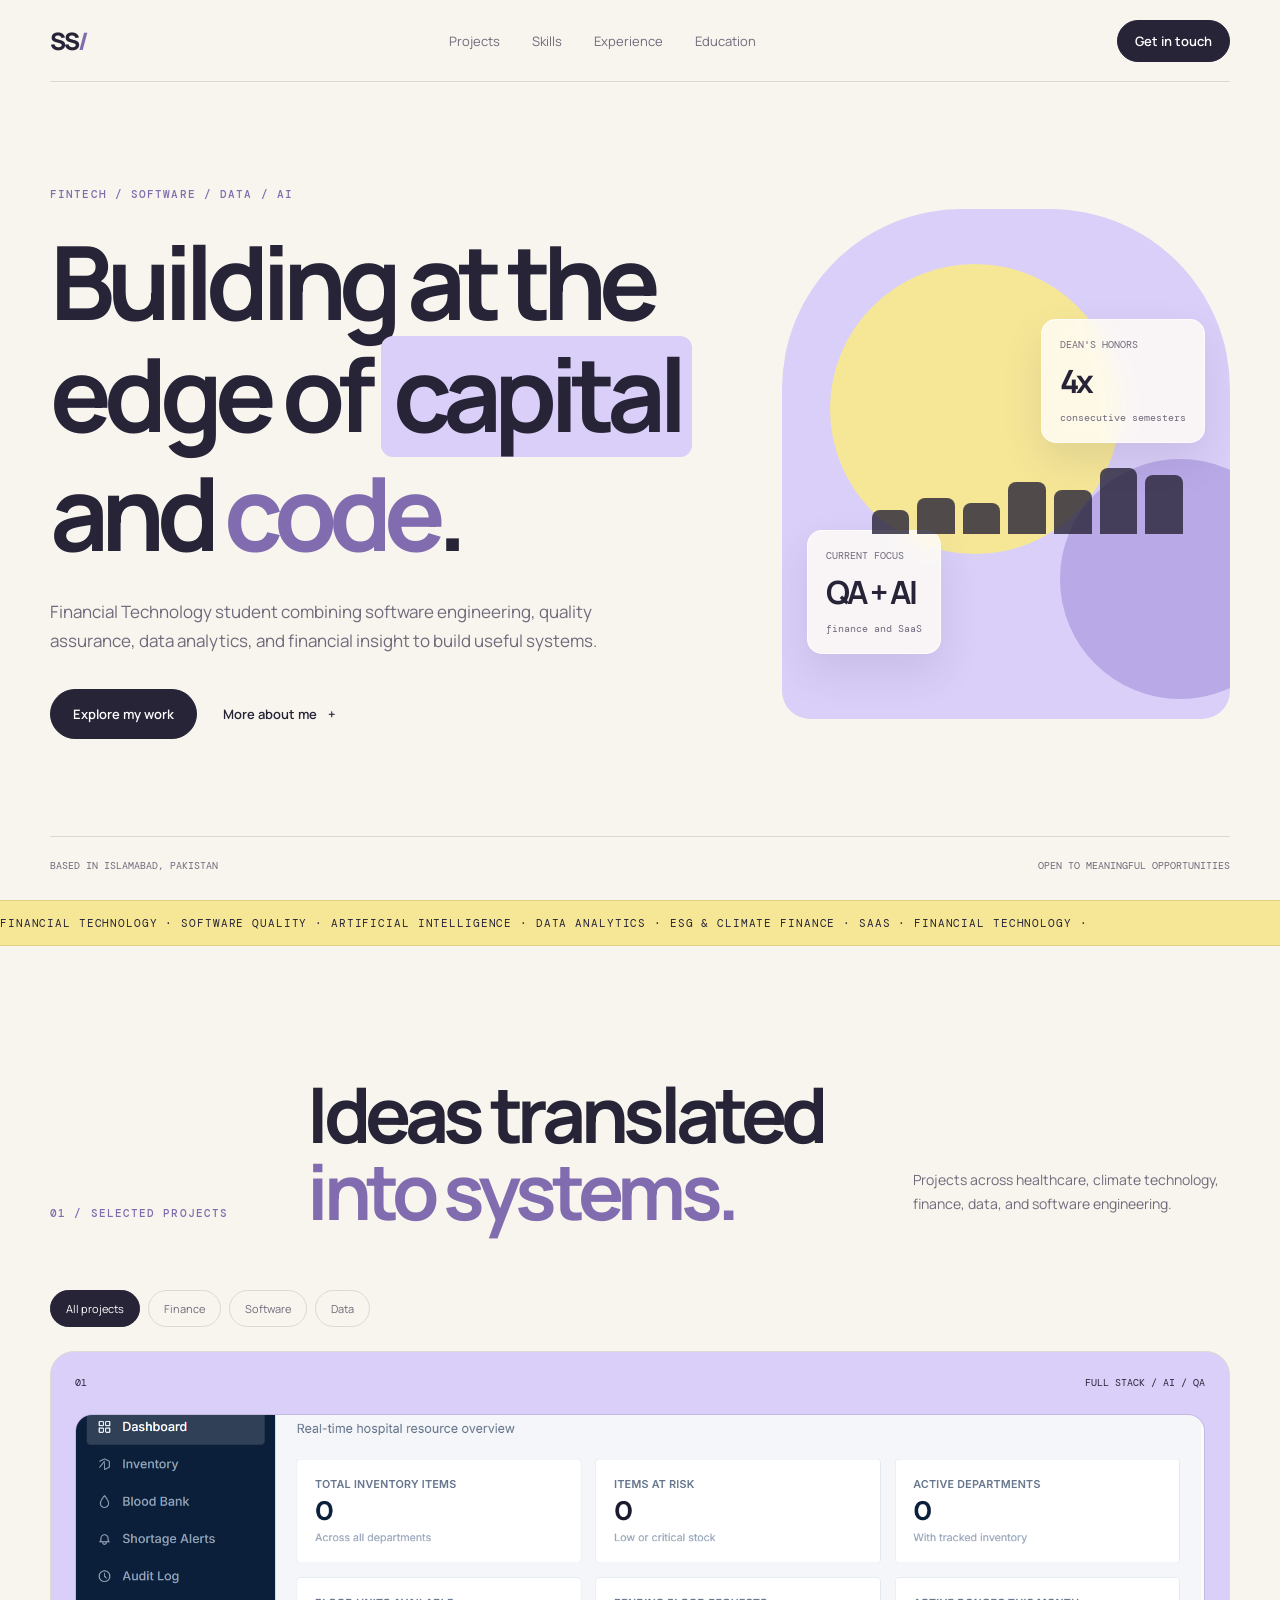
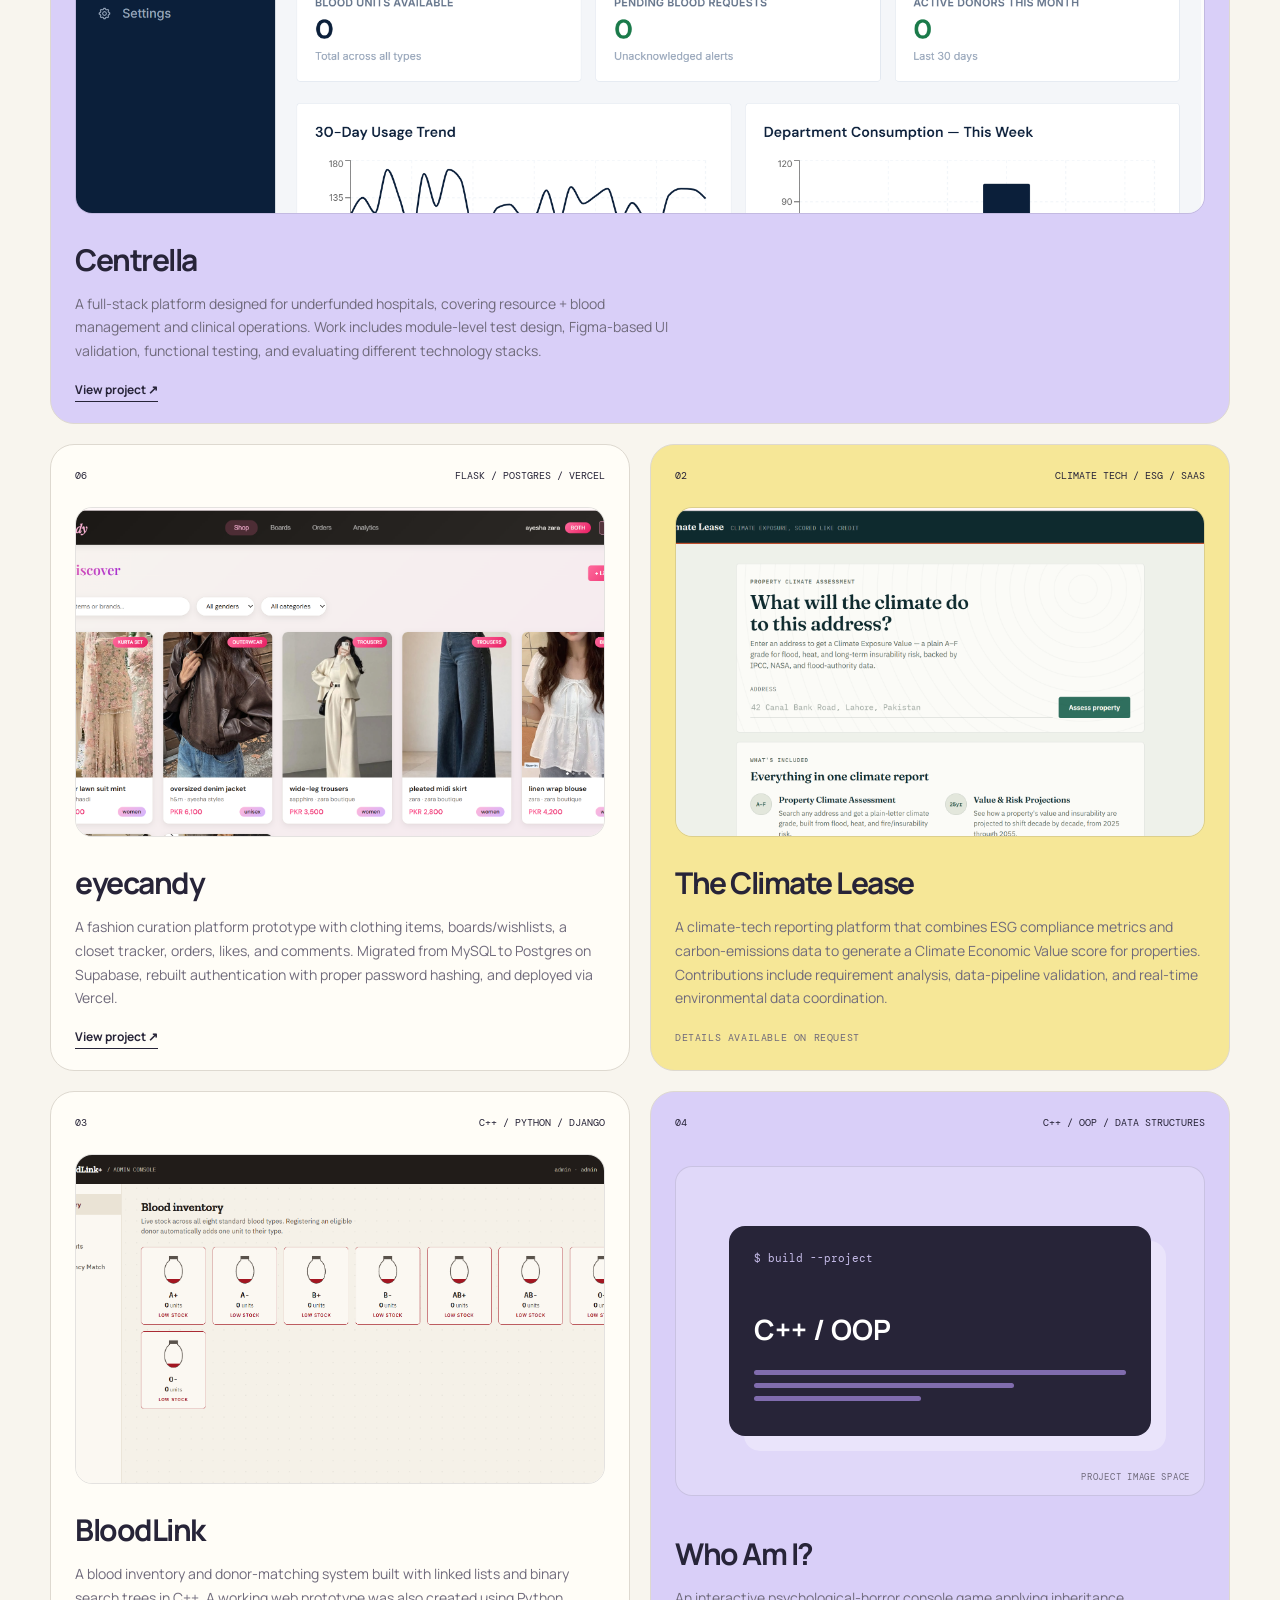
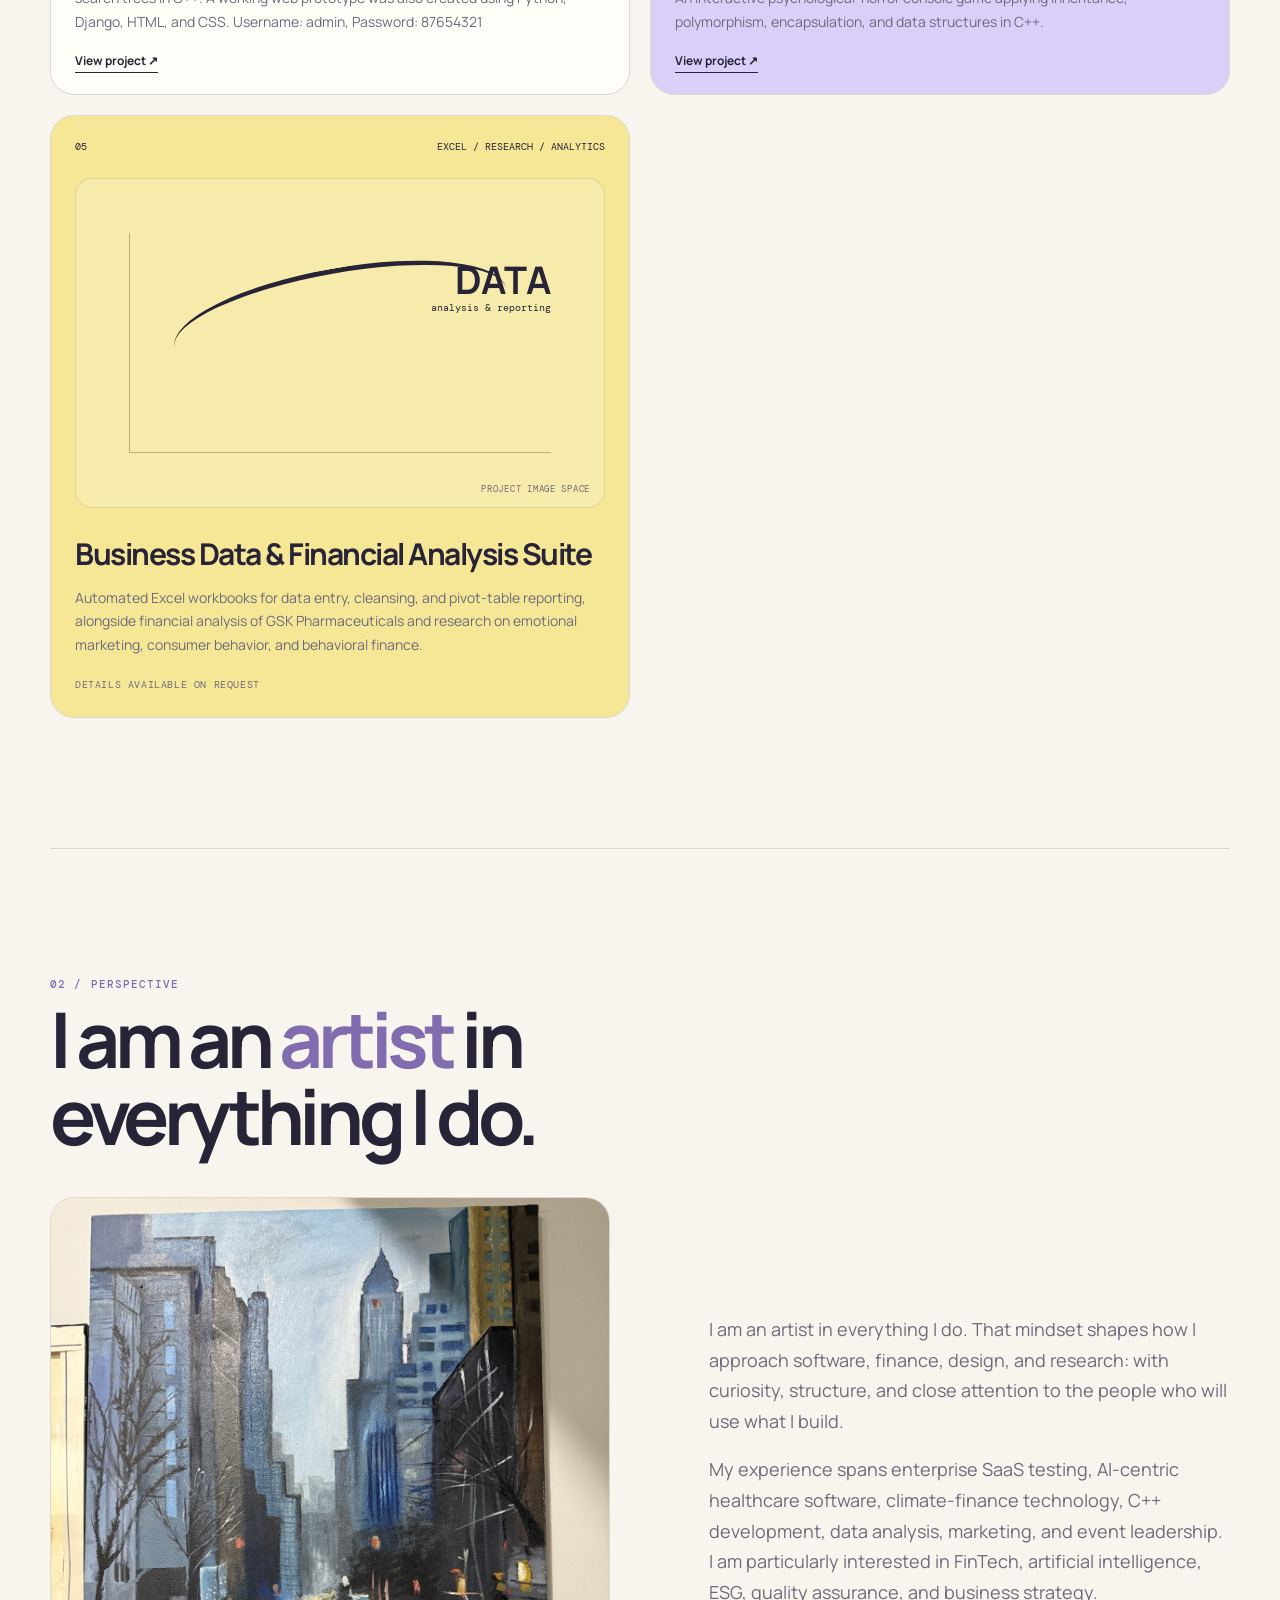
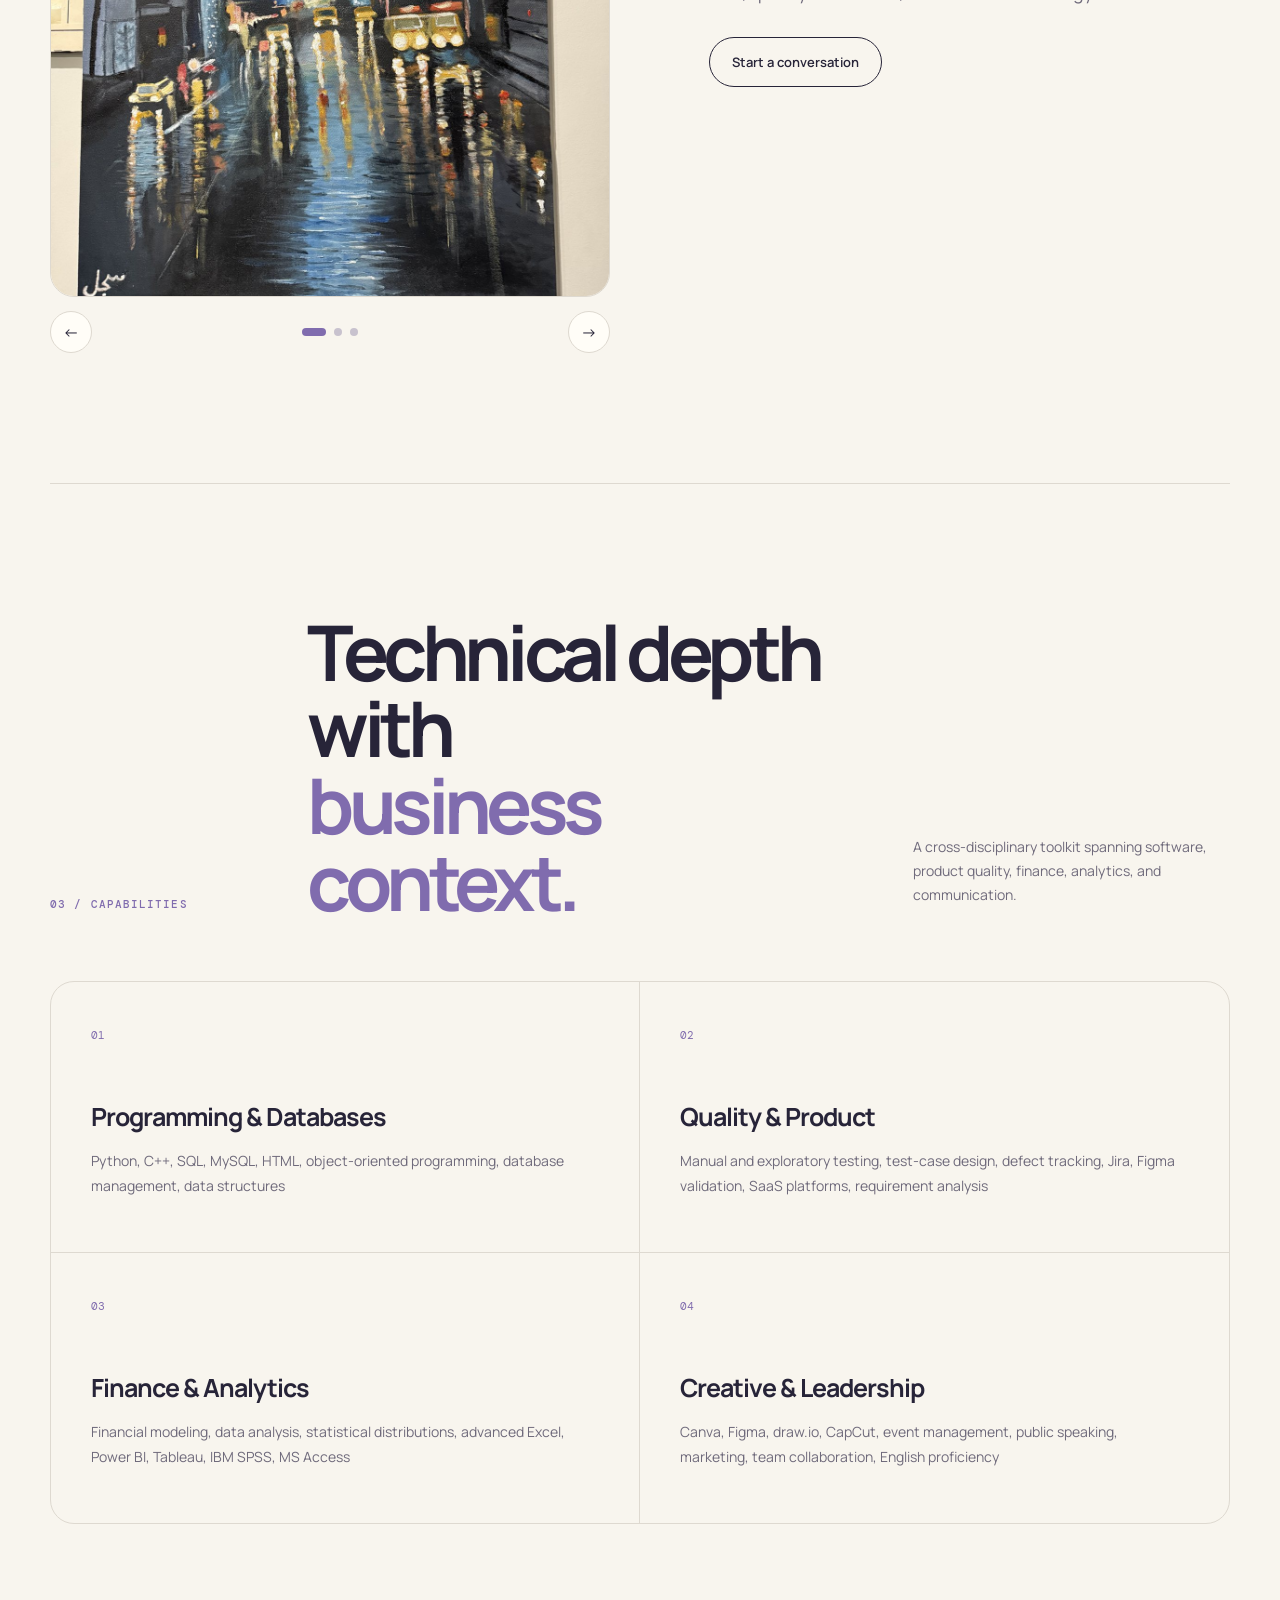
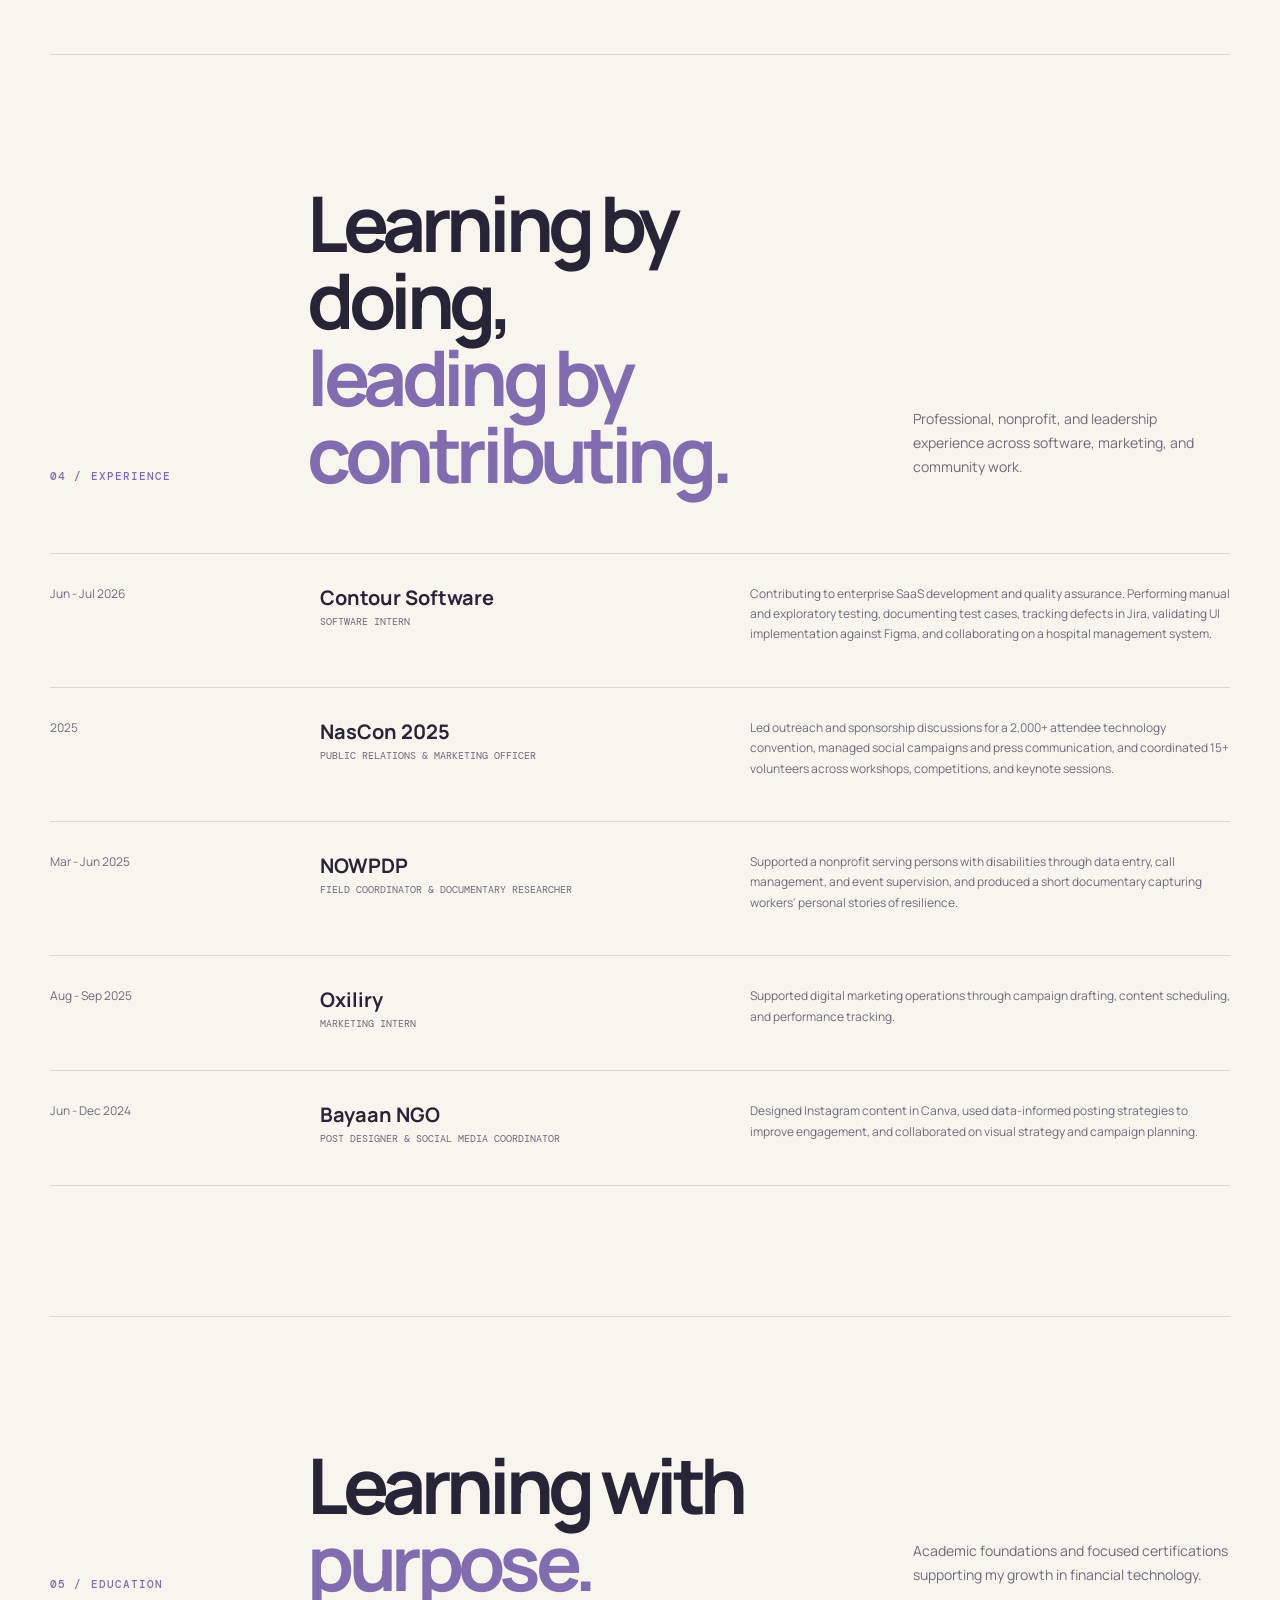
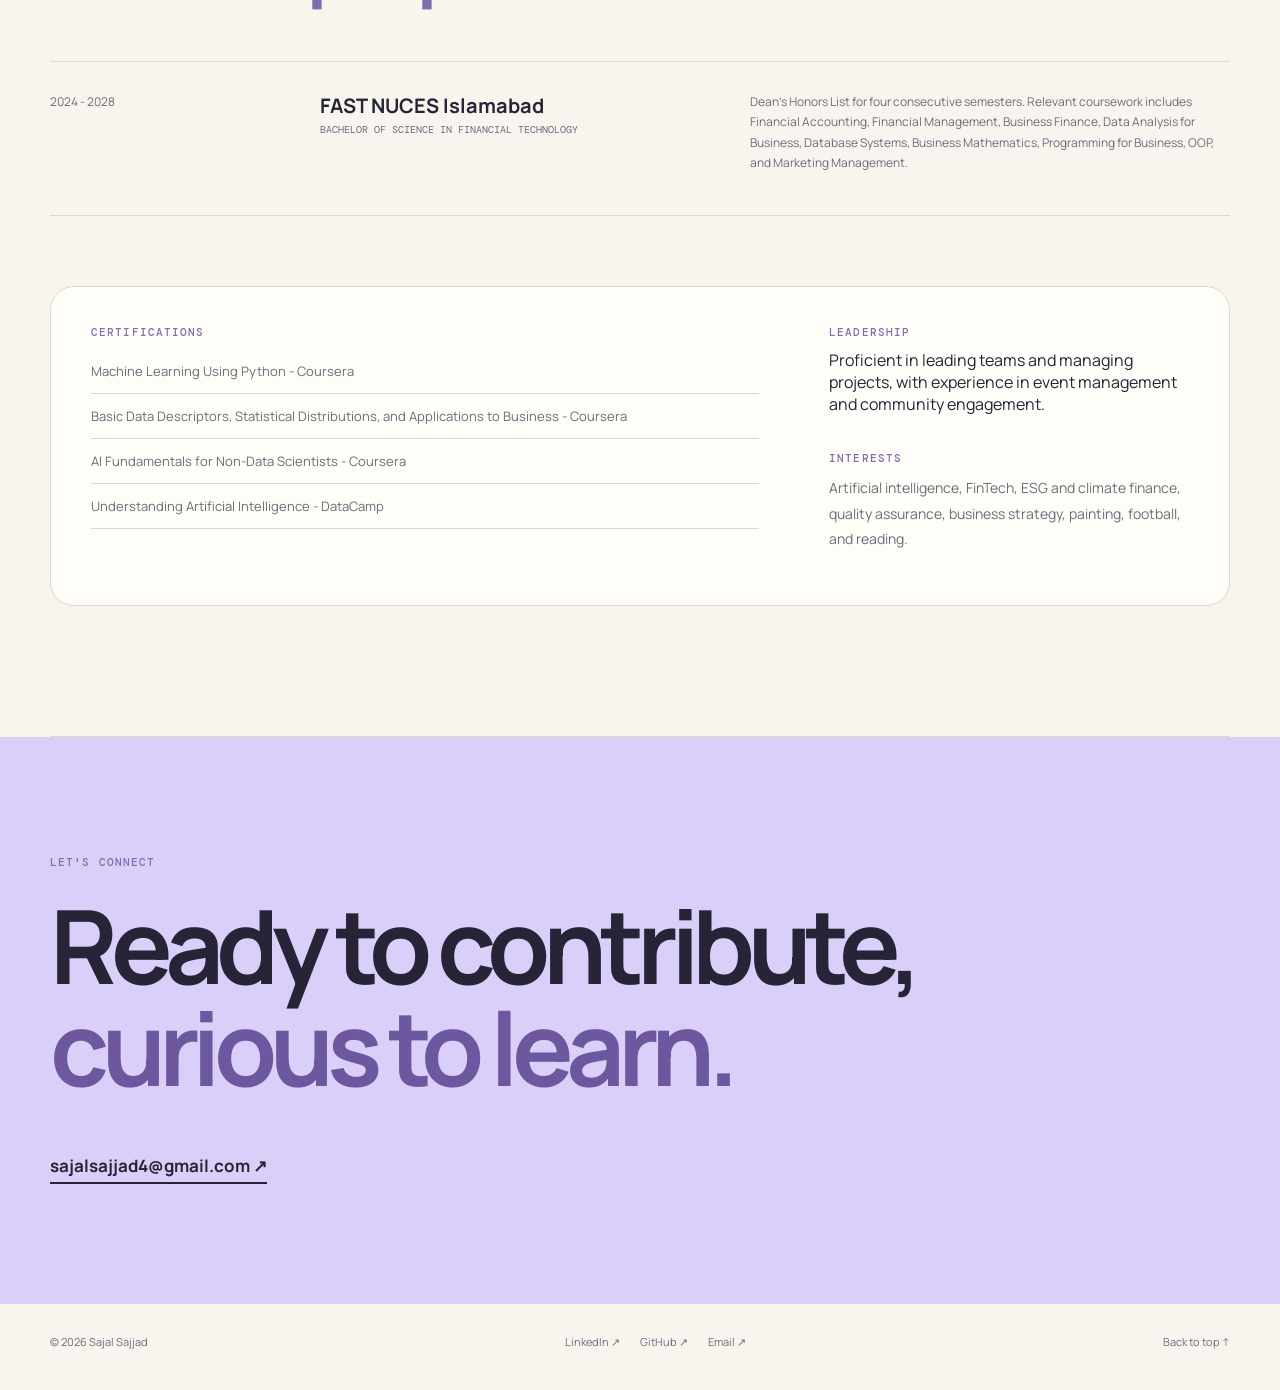
<file: index.html>
<!doctype html>
<html lang="en">
<head>
  <meta charset="UTF-8">
  <meta name="viewport" content="width=device-width, initial-scale=1.0">
  <meta name="description" content="Portfolio of Sajal Sajjad, a Financial Technology student working across software, finance, data, and quality assurance.">
  <meta name="theme-color" content="#f8f5ee">
  <title>Sajal Sajjad | Financial Technology & Software</title>
  <link rel="preconnect" href="https://fonts.googleapis.com">
  <link rel="preconnect" href="https://fonts.gstatic.com" crossorigin>
  <link href="https://fonts.googleapis.com/css2?family=DM+Mono:wght@300;400;500&family=Manrope:wght@400;500;600;700;800&display=swap" rel="stylesheet">
<link rel="stylesheet" href="styles.css">
  <script src="script.js" defer></script>
</head>
<body>
  <header class="nav shell">
    <a class="logo" href="#top" aria-label="Sajal Sajjad, home">SS<span>/</span></a>
    <nav aria-label="Main navigation">
      <a href="#projects">Projects</a>
      <a href="#skills">Skills</a>
      <a href="#experience">Experience</a>
      <a href="#education">Education</a>
    </nav>
    <a class="button small" href="https://www.linkedin.com/in/sajal-sajjad-420186327/">Get in touch</a>
  </header>

  <main id="top">
    <section class="hero shell">
      <div class="hero-copy reveal">
        <p class="tag">FinTech / Software / Data / AI</p>
        <h1>Building at the edge of <span>capital</span> and <em>code</em>.</h1>
        <p class="intro">Financial Technology student combining software engineering, quality assurance, data analytics, and financial insight to build useful systems.</p>
        <div class="actions">
          <a class="button" href="#projects">Explore my work</a>
          <a class="text-link" href="#about">More about me <span>+</span></a>
        </div>
      </div>
      <div class="hero-art reveal" aria-hidden="true">
        <div class="orb orb-one"></div>
        <div class="orb orb-two"></div>
        <div class="metric-card metric-a"><span>DEAN'S HONORS</span><strong>4x</strong><small>consecutive semesters</small></div>
        <div class="metric-card metric-b"><span>CURRENT FOCUS</span><strong>QA + AI</strong><small>finance and SaaS</small></div>
        <div class="sparkline"><i></i><i></i><i></i><i></i><i></i><i></i><i></i></div>
      </div>
      <div class="hero-foot">
        <span>Based in Islamabad, Pakistan</span>
        <span>Open to meaningful opportunities</span>
      </div>
    </section>

    <section class="marquee" aria-label="Areas of expertise">
      <div>FINANCIAL TECHNOLOGY &middot; SOFTWARE QUALITY &middot; ARTIFICIAL INTELLIGENCE &middot; DATA ANALYTICS &middot; ESG &amp; CLIMATE FINANCE &middot; SAAS &middot; FINANCIAL TECHNOLOGY &middot;</div>
    </section>

    <section class="section shell" id="projects">
      <div class="section-head reveal">
        <p class="tag">01 / Selected Projects</p>
        <h2>Ideas translated<br><span>into systems.</span></h2>
        <p>Projects across healthcare, climate technology, finance, data, and software engineering.</p>
      </div>
      <div class="filters reveal" role="group" aria-label="Filter projects">
        <button class="active" data-filter="all">All projects</button>
        <button data-filter="finance">Finance</button>
        <button data-filter="software">Software</button>
        <button data-filter="data">Data</button>
      </div>
      <div class="project-grid">

        <article class="project lavender large reveal" data-category="software data">
          <div class="project-top"><span>01</span><span>Full Stack / AI / QA</span></div>
          <img class="project-image" src="images/centrellaimg.png" alt="Centrella hospital management system screenshot">
          <div>
            <h3>Centrella</h3>
            <p>A full-stack platform designed for underfunded hospitals, covering resource + blood management and clinical operations. Work includes module-level test design, Figma-based UI validation, functional testing, and evaluating different technology stacks.</p>
            <a href="https://centrella.vercel.app/" target="_blank" rel="noreferrer">View project &nearr;</a>
          </div>
        </article>

        <article class="project cream reveal" data-category="software data">
  <div class="project-top"><span>06</span><span>Flask / Postgres / Vercel</span></div>
  <img class="project-image" src="images/myeye.png" alt="eyecandy fashion curation platform screenshot">
  <div>
    <h3>eyecandy</h3>
    <p>A fashion curation platform prototype with clothing items, boards/wishlists, a closet tracker, orders, likes, and comments. Migrated from MySQL to Postgres on Supabase, rebuilt authentication with proper password hashing, and deployed via Vercel.</p>
    <a href="https://eyecandy-murex.vercel.app/" target="_blank" rel="noreferrer">View project &nearr;</a>
  </div>
</article>

        <article class="project yellow reveal" data-category="finance data software">
          <div class="project-top"><span>02</span><span>Climate Tech / ESG / SaaS</span></div>
          <img class="project-image" src="images/climaaa.png" alt="The Climate Lease platform screenshot">
          <div>
            <h3>The Climate Lease</h3>
            <p>A climate-tech reporting platform that combines ESG compliance metrics and carbon-emissions data to generate a Climate Economic Value score for properties. Contributions include requirement analysis, data-pipeline validation, and real-time environmental data coordination.</p>
            <span class="project-note">Details available on request</span>
          </div>
        </article>

        <article class="project cream reveal" data-category="software data">
          <div class="project-top"><span>03</span><span>C++ / Python / Django</span></div>
          <img class="project-image" src="images/bloodimg.png" alt="BloodLink donor-matching system screenshot">
          <div>
            <h3>BloodLink</h3>
            <p>A blood inventory and donor-matching system built with linked lists and binary search trees in C++. A working web prototype was also created using Python, Django, HTML, and CSS. Username: admin, Password: 87654321</p>
            <a href="https://frolicking-kringle-b5af3c.netlify.app" target="_blank" rel="noreferrer">View project &nearr;</a>
          </div>
        </article>

        <article class="project lavender reveal" data-category="software">
          <div class="project-top"><span>04</span><span>C++ / OOP / Data Structures</span></div>
          <div class="project-image-placeholder">
            <div class="project-graphic terminal"><span>$ build --project</span><b>C++ / OOP</b><i></i><i></i><i></i></div>
            <small>Project image space</small>
          </div>
          <div>
            <h3>Who Am I?</h3>
            <p>An interactive psychological-horror console game applying inheritance, polymorphism, encapsulation, and data structures in C++.</p>
            <a href="https://github.com/codeartist-ss/WHO_AM_I" target="_blank" rel="noreferrer">View project &nearr;</a>
          </div>
        </article>

        <article class="project yellow reveal" data-category="finance data">
          <div class="project-top"><span>05</span><span>Excel / Research / Analytics</span></div>
          <div class="project-image-placeholder">
            <div class="project-graphic chart"><div class="chart-line"></div><b>DATA</b><small>analysis &amp; reporting</small></div>
            <small>Project image space</small>
          </div>
          <div>
            <h3>Business Data &amp; Financial Analysis Suite</h3>
            <p>Automated Excel workbooks for data entry, cleansing, and pivot-table reporting, alongside financial analysis of GSK Pharmaceuticals and research on emotional marketing, consumer behavior, and behavioral finance.</p>
            <span class="project-note">Details available on request</span>
          </div>
        </article>


      </div>
    </section>

    <section class="section about shell" id="about">
      <div class="about-title reveal">
        <p class="tag">02 / Perspective</p>
        <h2>I am an <span>artist</span> in everything I do.</h2>
        <div class="art-slideshow" data-slideshow aria-label="Selected artwork by Sajal Sajjad">
          <div class="art-slides">

            <figure class="art-slide active" data-slide>
              <img src="images/city-painting.jpeg" alt="A rainy city street painting by Sajal Sajjad">
            </figure>

            <figure class="art-slide" data-slide>
              <img src="images/lemon-still-life.jpeg" alt="A yellow floral and lemon still-life painting by Sajal Sajjad">
            </figure>

            <figure class="art-slide" data-slide>
              <img src="images/pencil-still-life.jpeg" alt="A pencil still-life drawing by Sajal Sajjad">
            </figure>

          </div>
          <div class="slideshow-controls">
            <button type="button" data-slide-prev aria-label="Previous artwork">&larr;</button>
            <div class="slide-dots" aria-label="Choose artwork">

              <button type="button" class="active" data-slide-dot="0" aria-label="Show artwork 1"></button>

              <button type="button" class="" data-slide-dot="1" aria-label="Show artwork 2"></button>

              <button type="button" class="" data-slide-dot="2" aria-label="Show artwork 3"></button>

            </div>
            <button type="button" data-slide-next aria-label="Next artwork">&rarr;</button>
          </div>
        </div>
      </div>
      <div class="about-copy reveal">
        <p>I am an artist in everything I do. That mindset shapes how I approach software, finance, design, and research: with curiosity, structure, and close attention to the people who will use what I build.</p><p>My experience spans enterprise SaaS testing, AI-centric healthcare software, climate-finance technology, C++ development, data analysis, marketing, and event leadership. I am particularly interested in FinTech, artificial intelligence, ESG, quality assurance, and business strategy.</p>
        <a class="button outline" href="https://www.linkedin.com/in/sajal-sajjad-420186327/" target="_blank" rel="noreferrer">Start a conversation</a>
      </div>
    </section>

    <section class="section shell" id="skills">
      <div class="section-head reveal">
        <p class="tag">03 / Capabilities</p>
        <h2>Technical depth with<br><span>business context.</span></h2>
        <p>A cross-disciplinary toolkit spanning software, product quality, finance, analytics, and communication.</p>
      </div>
      <div class="skills-grid">

        <article class="reveal"><span>01</span><h3>Programming &amp; Databases</h3><p>Python, C++, SQL, MySQL, HTML, object-oriented programming, database management, data structures</p></article>

        <article class="reveal"><span>02</span><h3>Quality &amp; Product</h3><p>Manual and exploratory testing, test-case design, defect tracking, Jira, Figma validation, SaaS platforms, requirement analysis</p></article>

        <article class="reveal"><span>03</span><h3>Finance &amp; Analytics</h3><p>Financial modeling, data analysis, statistical distributions, advanced Excel, Power BI, Tableau, IBM SPSS, MS Access</p></article>

        <article class="reveal"><span>04</span><h3>Creative &amp; Leadership</h3><p>Canva, Figma, draw.io, CapCut, event management, public speaking, marketing, team collaboration, English proficiency</p></article>

      </div>
    </section>

    <section class="section shell" id="experience">
      <div class="section-head reveal">
        <p class="tag">04 / Experience</p>
        <h2>Learning by doing,<br><span>leading by contributing.</span></h2>
        <p>Professional, nonprofit, and leadership experience across software, marketing, and community work.</p>
      </div>
      <div class="timeline">

        <article class="reveal"><span>Jun - Jul 2026</span><div><h3>Contour Software</h3><p>Software Intern</p></div><p>Contributing to enterprise SaaS development and quality assurance. Performing manual and exploratory testing, documenting test cases, tracking defects in Jira, validating UI implementation against Figma, and collaborating on a hospital management system.</p></article>

        <article class="reveal"><span>2025</span><div><h3>NasCon 2025</h3><p>Public Relations &amp; Marketing Officer</p></div><p>Led outreach and sponsorship discussions for a 2,000+ attendee technology convention, managed social campaigns and press communication, and coordinated 15+ volunteers across workshops, competitions, and keynote sessions.</p></article>

        <article class="reveal"><span>Mar - Jun 2025</span><div><h3>NOWPDP</h3><p>Field Coordinator &amp; Documentary Researcher</p></div><p>Supported a nonprofit serving persons with disabilities through data entry, call management, and event supervision, and produced a short documentary capturing workers&#x27; personal stories of resilience.</p></article>

        <article class="reveal"><span>Aug - Sep 2025</span><div><h3>Oxiliry</h3><p>Marketing Intern</p></div><p>Supported digital marketing operations through campaign drafting, content scheduling, and performance tracking.</p></article>

        <article class="reveal"><span>Jun - Dec 2024</span><div><h3>Bayaan NGO</h3><p>Post Designer &amp; Social Media Coordinator</p></div><p>Designed Instagram content in Canva, used data-informed posting strategies to improve engagement, and collaborated on visual strategy and campaign planning.</p></article>

      </div>
    </section>

    <section class="section shell" id="education">
      <div class="section-head reveal">
        <p class="tag">05 / Education</p>
        <h2>Learning with<br><span>purpose.</span></h2>
        <p>Academic foundations and focused certifications supporting my growth in financial technology.</p>
      </div>
      <div class="timeline">

        <article class="reveal"><span>2024 - 2028</span><div><h3>FAST NUCES Islamabad</h3><p>Bachelor of Science in Financial Technology</p></div><p>Dean&#x27;s Honors List for four consecutive semesters. Relevant coursework includes Financial Accounting, Financial Management, Business Finance, Data Analysis for Business, Database Systems, Business Mathematics, Programming for Business, OOP, and Marketing Management.</p></article>

      </div>
      <div class="credentials reveal">
        <div><p class="tag">Certifications</p><span>Machine Learning Using Python - Coursera</span><span>Basic Data Descriptors, Statistical Distributions, and Applications to Business - Coursera</span><span>AI Fundamentals for Non-Data Scientists - Coursera</span><span>Understanding Artificial Intelligence - DataCamp</span></div>
        <div>
          <p class="tag">Leadership</p><p>Proficient in leading teams and managing projects, with experience in event management and community engagement.</p>
          <p class="tag credential-gap">Interests</p><p>Artificial intelligence, FinTech, ESG and climate finance, quality assurance, business strategy, painting, football, and reading.</p>
        </div>
      </div>
    </section>

    <section class="contact">
      <div class="shell reveal">
        <p class="tag">Let's connect</p>
        <h2>Ready to contribute,<br><span>curious to learn.</span></h2>
        <div class="contact-links">
          <a href="mailto:sajalsajjad4@gmail.com">sajalsajjad4@gmail.com &nearr;</a>
        </div>
      </div>
    </section>
  </main>

  <footer class="shell">
    <p>&copy; <span id="year"></span> Sajal Sajjad</p>
    <div><a href="https://www.linkedin.com/in/sajal-sajjad-420186327/" target="_blank" rel="noreferrer">LinkedIn &nearr;</a><a href="https://github.com/codeartist-ss" target="_blank" rel="noreferrer">GitHub &nearr;</a><a href="mailto:sajalsajjad4@gmail.com" >Email &nearr;</a></div>
    <a href="#top">Back to top &uarr;</a>
  </footer>
</body>
</html>
</file>
<file: styles.css>
:root{--ink:#272438;--muted:#6f6a7b;--paper:#f8f5ee;--purple:#d9cff8;--purple-dark:#806cae;--yellow:#f6e797;--cream:#fffdf7;--line:#ded9d0;--display:"Manrope",sans-serif;--mono:"DM Mono",monospace}
*{box-sizing:border-box}html{scroll-behavior:smooth}body{margin:0;background:var(--paper);color:var(--ink);font-family:var(--display);-webkit-font-smoothing:antialiased}a{color:inherit;text-decoration:none}button{font:inherit}.shell{width:min(1180px,calc(100% - 48px));margin:auto}.nav{height:82px;display:flex;align-items:center;justify-content:space-between;border-bottom:1px solid var(--line)}.logo{font-size:24px;font-weight:800;letter-spacing:-.08em}.logo span{color:var(--purple-dark)}nav{display:flex;gap:32px}nav a{font-size:13px;color:var(--muted)}.button{display:inline-block;background:var(--ink);color:white;padding:15px 22px;border:1px solid var(--ink);border-radius:100px;font-size:13px;font-weight:600}.button.small{padding:11px 17px}.button.outline{background:transparent;color:var(--ink)}.hero{min-height:calc(100vh - 82px);display:grid;grid-template-columns:1.2fr .8fr;gap:60px;align-items:center;padding-top:70px;padding-bottom:28px;position:relative}.tag{font:500 11px/1 var(--mono);letter-spacing:.1em;text-transform:uppercase;color:var(--purple-dark)}h1,h2,h3,p{margin-top:0}.hero h1{font-size:clamp(64px,8vw,110px);line-height:.96;letter-spacing:-.075em;margin:26px 0 30px;max-width:850px}.hero h1 span{background:var(--purple);padding:0 .09em;border-radius:12px}.hero h1 em{font-style:normal;color:var(--purple-dark)}.intro{max-width:620px;color:var(--muted);font-size:17px;line-height:1.7}.actions{display:flex;align-items:center;gap:26px;margin-top:34px}.text-link{font-size:13px;font-weight:600}.text-link span{margin-left:8px}.hero-art{height:510px;background:var(--purple);border-radius:180px 180px 28px 28px;position:relative;overflow:hidden}.orb{position:absolute;border-radius:50%}.orb-one{width:290px;height:290px;background:var(--yellow);top:55px;left:48px}.orb-two{width:240px;height:240px;background:#b9a9e7;right:-70px;bottom:20px}.metric-card{position:absolute;background:rgba(255,253,247,.84);backdrop-filter:blur(10px);padding:18px;border:1px solid rgba(255,255,255,.7);border-radius:15px;box-shadow:0 18px 40px rgba(70,58,100,.12)}.metric-card span,.metric-card small{display:block;font:10px var(--mono);color:var(--muted)}.metric-card strong{display:block;font-size:32px;letter-spacing:-.06em;margin:8px 0}.metric-a{top:110px;right:25px}.metric-b{bottom:65px;left:25px}.sparkline{position:absolute;left:20%;right:10%;top:48%;height:80px;display:flex;align-items:flex-end;gap:8px}.sparkline i{width:12%;background:var(--ink);border-radius:8px 8px 0 0;height:30%;opacity:.8}.sparkline i:nth-child(2){height:45%}.sparkline i:nth-child(3){height:38%}.sparkline i:nth-child(4){height:65%}.sparkline i:nth-child(5){height:55%}.sparkline i:nth-child(6){height:82%}.sparkline i:nth-child(7){height:74%}.hero-foot{position:absolute;bottom:18px;left:0;right:0;display:flex;justify-content:space-between;color:#918c97;font:10px var(--mono);text-transform:uppercase}.marquee{overflow:hidden;background:var(--yellow);border-top:1px solid #dfd084;border-bottom:1px solid #dfd084;padding:15px 0;white-space:nowrap;font:11px var(--mono);letter-spacing:.08em}.marquee div{animation:move 24s linear infinite}@keyframes move{to{transform:translateX(-50%)}}.section{padding:130px 0;border-bottom:1px solid var(--line)}.section-head{display:grid;grid-template-columns:.7fr 1.8fr 1fr;gap:35px;align-items:end;margin-bottom:60px}.section-head h2,.about h2,.contact h2{font-size:clamp(48px,6vw,80px);line-height:1;letter-spacing:-.07em;margin:0}.section-head h2 span,.about h2 span,.contact h2 span{color:var(--purple-dark)}.section-head>p:last-child{color:var(--muted);font-size:14px;line-height:1.7}.filters{display:flex;gap:8px;margin-bottom:24px}.filters button{border:1px solid var(--line);background:transparent;border-radius:100px;padding:10px 15px;font-size:11px;color:var(--muted);cursor:pointer}.filters button.active,.filters button:hover{background:var(--ink);color:white;border-color:var(--ink)}.project-grid{display:grid;grid-template-columns:1fr 1fr;gap:20px}.project{min-height:600px;border:1px solid var(--line);border-radius:24px;padding:24px;display:flex;flex-direction:column;justify-content:space-between;transition:transform .25s}.project:hover{transform:translateY(-5px)}.project.hidden{display:none}.project.large{grid-column:1/-1;min-height:670px}.lavender{background:var(--purple)}.yellow{background:var(--yellow)}.cream{background:var(--cream)}.project-top{display:flex;justify-content:space-between;font:10px var(--mono);text-transform:uppercase}.project h3{font-size:30px;letter-spacing:-.05em;margin-bottom:12px}.project p{max-width:600px;color:var(--muted);font-size:14px;line-height:1.7}.project a{font-size:12px;font-weight:700;border-bottom:1px solid var(--ink);padding-bottom:3px}.project-graphic{margin:auto;position:relative}.chart{width:min(600px,80%);height:220px;border-left:1px solid rgba(39,36,56,.3);border-bottom:1px solid rgba(39,36,56,.3)}.chart-line{position:absolute;width:80%;height:100px;top:35px;left:10%;border-top:5px solid var(--ink);border-radius:50%;transform:rotate(-10deg)}.chart b,.chart small{position:absolute;right:0}.chart b{font-size:38px;top:20px}.chart small{top:68px;font:10px var(--mono)}.terminal{width:80%;height:210px;background:var(--ink);color:white;border-radius:16px;padding:25px;box-shadow:15px 15px 0 rgba(255,255,255,.3)}.terminal span,.terminal i{display:block;font:11px var(--mono);color:#c7bdea}.terminal b{display:block;font-size:28px;margin:45px 0 22px}.terminal i{height:5px;background:var(--purple-dark);margin:8px 0;border-radius:5px}.terminal i:nth-child(4){width:70%}.terminal i:nth-child(5){width:45%}.nodes{width:230px;height:230px;border:1px solid var(--purple);border-radius:50%;display:grid;place-items:center}.nodes span{background:var(--purple);padding:25px;border-radius:50%;font:13px var(--mono)}.nodes i{position:absolute;width:25px;height:25px;background:var(--yellow);border:1px solid var(--ink);border-radius:50%}.nodes i:nth-child(1){top:10px}.nodes i:nth-child(2){bottom:10px}.nodes i:nth-child(3){left:5px}.nodes i:nth-child(4){right:5px}.about{display:grid;grid-template-columns:1.1fr .9fr;gap:100px;align-items:start}.about-copy p{font-size:18px;line-height:1.7;color:var(--muted)}.about-copy .button{margin-top:22px}.skills-grid{display:grid;grid-template-columns:1fr 1fr;border:1px solid var(--line);border-radius:24px;overflow:hidden}.skills-grid article{padding:40px;min-height:260px;border-right:1px solid var(--line);border-bottom:1px solid var(--line)}.skills-grid article:nth-child(2n){border-right:0}.skills-grid article:nth-child(n+3){border-bottom:0}.skills-grid span{font:11px var(--mono);color:var(--purple-dark)}.skills-grid h3{font-size:25px;margin:55px 0 14px;letter-spacing:-.04em}.skills-grid p{font-size:14px;line-height:1.8;color:var(--muted)}.timeline{border-top:1px solid var(--line)}.timeline article{display:grid;grid-template-columns:.6fr 1fr 1.2fr;gap:30px;padding:30px 0;border-bottom:1px solid var(--line);align-items:start}.timeline span,.timeline p{font-size:12px;color:var(--muted);line-height:1.7}.timeline h3{font-size:20px;margin-bottom:4px}.timeline div p{font:10px var(--mono);text-transform:uppercase}.contact{background:var(--purple);padding:120px 0}.contact h2{font-size:clamp(58px,8vw,110px);margin:26px 0 55px}.contact h2 span{color:#6d579e}.contact a{font-size:17px;font-weight:700;border-bottom:2px solid var(--ink);padding-bottom:5px}footer{padding:30px 0;display:flex;justify-content:space-between;color:var(--muted);font-size:11px}footer div{display:flex;gap:20px}.reveal{opacity:0;transform:translateY(20px);transition:.7s ease}.reveal.visible{opacity:1;transform:none}
@media(max-width:800px){.shell{width:calc(100% - 30px)}.nav{height:68px}.nav nav{display:none}.hero{display:block;min-height:auto;padding:65px 0 80px}.hero h1{font-size:clamp(52px,16vw,72px)}.hero-art{height:390px;margin-top:55px}.hero-foot{display:none}.section{padding:85px 0}.section-head{display:block}.section-head h2{margin:20px 0}.project-grid{grid-template-columns:1fr}.project,.project.large{grid-column:auto;min-height:540px}.about{grid-template-columns:1fr;gap:45px}.skills-grid{grid-template-columns:1fr}.skills-grid article{border-right:0!important;border-bottom:1px solid var(--line)!important}.skills-grid article:last-child{border-bottom:0!important}.timeline article{grid-template-columns:1fr;gap:5px}.contact{padding:85px 0}footer{flex-direction:column;gap:20px}.filters{overflow-x:auto}.filters button{flex:none}}
@media(prefers-reduced-motion:reduce){.reveal{opacity:1;transform:none;transition:none}.marquee div{animation:none}}

/* Image-ready layout and headline spacing */
.hero h1{line-height:1.08}
.hero h1 span{display:inline-block;padding:.02em .12em .08em}
.project-image,.project-image-placeholder{width:100%;height:330px;border-radius:17px;margin:25px 0;object-fit:cover;border:1px solid rgba(39,36,56,.12)}
.project.large .project-image,.project.large .project-image-placeholder{height:400px}
.project-image-placeholder{position:relative;display:grid;place-items:center;background:rgba(255,255,255,.2);overflow:hidden}
.project-image-placeholder>small{position:absolute;right:14px;bottom:12px;font:9px var(--mono);letter-spacing:.08em;text-transform:uppercase;color:var(--muted)}
.profile-image,.profile-placeholder{width:100%;max-width:430px;aspect-ratio:4/5;border-radius:24px;margin-top:45px;object-fit:cover;border:1px solid var(--line)}
.profile-placeholder{display:grid;place-items:center;align-content:center;gap:12px;background:linear-gradient(145deg,var(--purple),var(--yellow))}
.profile-placeholder strong{font-size:80px;letter-spacing:-.1em}
.profile-placeholder span{font:10px var(--mono);text-transform:uppercase;letter-spacing:.1em}

@media(max-width:800px){
  .project-image,.project-image-placeholder,.project.large .project-image,.project.large .project-image-placeholder{height:280px}
}

.credentials{display:grid;grid-template-columns:1.3fr .7fr;gap:70px;margin-top:70px;padding:40px;border:1px solid var(--line);border-radius:24px;background:var(--cream)}
.credentials span{display:block;padding:13px 0;border-bottom:1px solid var(--line);font-size:13px;color:var(--muted)}
.credentials p:last-child{font-size:14px;line-height:1.8;color:var(--muted)}
@media(max-width:800px){.credentials{grid-template-columns:1fr;gap:40px;padding:25px}}

.project-note{display:inline-block;font:10px var(--mono);letter-spacing:.06em;text-transform:uppercase;color:var(--muted)}
.credential-gap{margin-top:38px}
.contact-links{display:flex;align-items:center;gap:28px;flex-wrap:wrap}
.contact-links a{font-size:17px;font-weight:700;border-bottom:2px solid var(--ink);padding-bottom:5px}
@media(max-width:800px){.contact-links{align-items:flex-start;flex-direction:column;gap:18px}}

/* Stable hero footer and Perspective artwork slideshow */
.hero{grid-template-rows:1fr auto;padding-bottom:28px}
.hero-copy,.hero-art{align-self:center}
.hero-foot{position:static;grid-column:1/-1;grid-row:2;padding-top:22px;border-top:1px solid var(--line);color:#6f6a7b}
.about{grid-template-columns:minmax(0,1fr) minmax(320px,.9fr);align-items:center;gap:80px}
.about-title{min-width:0}
.about-copy{display:flex;flex-direction:column;justify-content:center;align-items:flex-start;padding-top:70px}
.about-copy .button{margin-top:12px}
.art-slideshow{width:100%;max-width:560px;margin-top:42px}
.art-slides{position:relative;width:100%;aspect-ratio:4/5;overflow:hidden;border:1px solid var(--line);border-radius:24px;background:var(--cream)}
.art-slide{position:absolute;inset:0;margin:0;opacity:0;transform:scale(1.02);transition:opacity .55s ease,transform .7s ease;pointer-events:none}
.art-slide.active{opacity:1;transform:scale(1);pointer-events:auto}
.art-slide img{width:100%;height:100%;display:block;object-fit:cover}
.slideshow-controls{display:flex;align-items:center;justify-content:space-between;margin-top:14px}
.slideshow-controls>button{width:42px;height:42px;border:1px solid var(--line);border-radius:50%;background:var(--cream);color:var(--ink);cursor:pointer}
.slide-dots{display:flex;align-items:center;gap:8px}
.slide-dots button{width:8px;height:8px;padding:0;border:0;border-radius:50%;background:#c8c2ce;cursor:pointer}
.slide-dots button.active{width:24px;border-radius:10px;background:var(--purple-dark)}

@media(max-width:800px){
  .hero{display:block;padding-bottom:35px}
  .hero-foot{display:flex;position:static;margin-top:45px;padding-top:20px}
  .hero-foot span:last-child{display:none}
  .about{grid-template-columns:1fr;gap:45px}
  .about-copy{padding-top:0}
  .art-slideshow{max-width:none}
}

@media(prefers-reduced-motion:reduce){
  .art-slide{transition:none}
}
</file>
